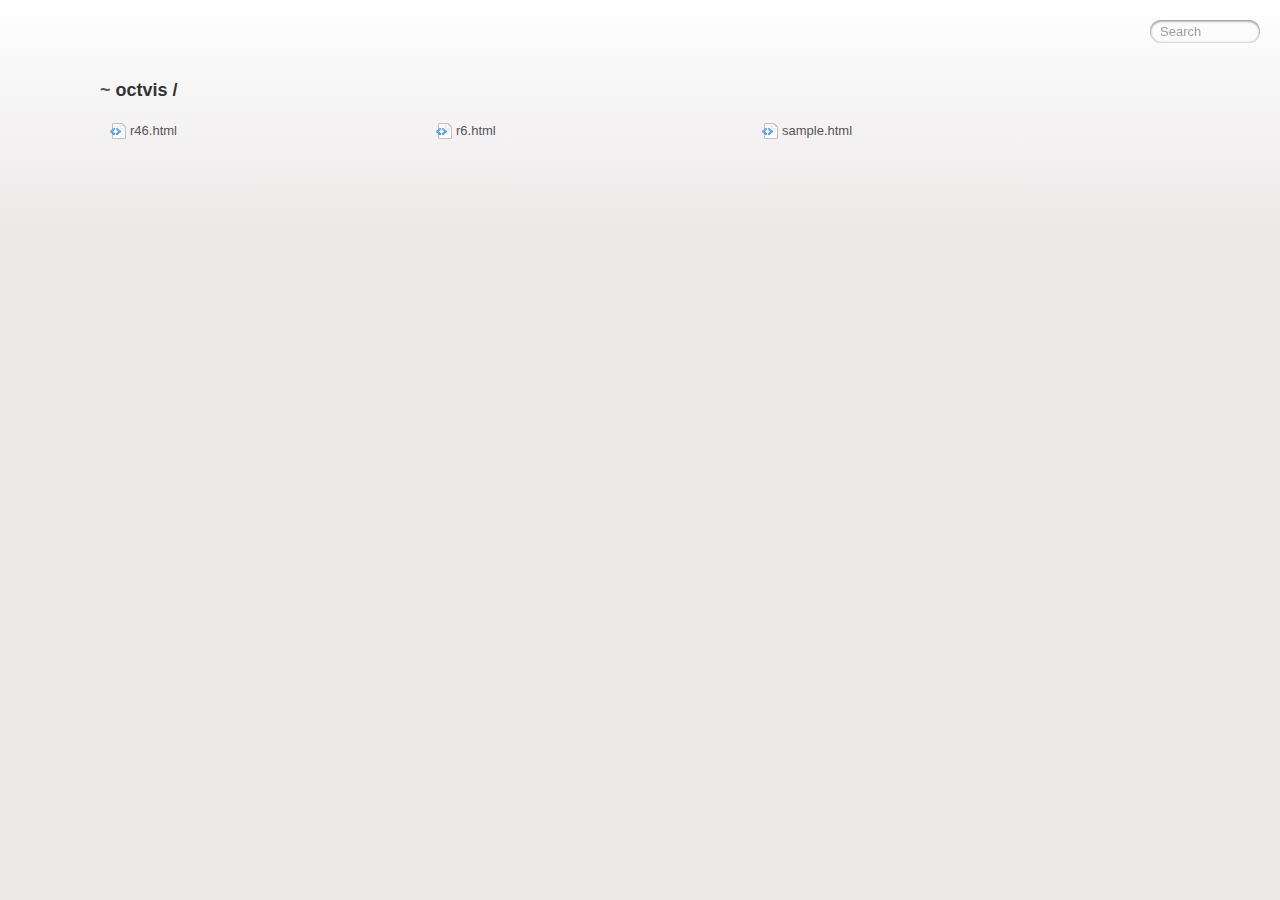
<file: index.html>
<!DOCTYPE html>
<html>
  <head>
    <meta charset='utf-8'> 
    <meta name="viewport" content="width=device-width, initial-scale=1.0, maximum-scale=1.0, user-scalable=no" />
    <title>listing directory /</title>
    <style>* {
  margin: 0;
  padding: 0;
  outline: 0;
}

body {
  padding: 80px 100px;
  font: 13px "Helvetica Neue", "Lucida Grande", "Arial";
  background: #ECE9E9 -webkit-gradient(linear, 0% 0%, 0% 100%, from(#fff), to(#ECE9E9));
  background: #ECE9E9 -moz-linear-gradient(top, #fff, #ECE9E9);
  background-repeat: no-repeat;
  color: #555;
  -webkit-font-smoothing: antialiased;
}
h1, h2, h3 {
  font-size: 22px;
  color: #343434;
}
h1 em, h2 em {
  padding: 0 5px;
  font-weight: normal;
}
h1 {
  font-size: 60px;
}
h2 {
  margin-top: 10px;
}
h3 {
  margin: 5px 0 10px 0;
  padding-bottom: 5px;
  border-bottom: 1px solid #eee;
  font-size: 18px;
}
ul li {
  list-style: none;
}
ul li:hover {
  cursor: pointer;
  color: #2e2e2e;
}
ul li .path {
  padding-left: 5px;
  font-weight: bold;
}
ul li .line {
  padding-right: 5px;
  font-style: italic;
}
ul li:first-child .path {
  padding-left: 0;
}
p {
  line-height: 1.5;
}
a {
  color: #555;
  text-decoration: none;
}
a:hover {
  color: #303030;
}
#stacktrace {
  margin-top: 15px;
}
.directory h1 {
  margin-bottom: 15px;
  font-size: 18px;
}
ul#files {
  width: 100%;
  height: 100%;
  overflow: hidden;
}
ul#files li {
  float: left;
  width: 30%;
  line-height: 25px;
  margin: 1px;
}
ul#files li a {
  display: block;
  height: 25px;
  border: 1px solid transparent;
  -webkit-border-radius: 5px;
  -moz-border-radius: 5px;
  border-radius: 5px;
  overflow: hidden;
  white-space: nowrap;
}
ul#files li a:focus,
ul#files li a:hover {
  background: rgba(255,255,255,0.65);
  border: 1px solid #ececec;
}
ul#files li a.highlight {
  -webkit-transition: background .4s ease-in-out;
  background: #ffff4f;
  border-color: #E9DC51;
}
#search {
  display: block;
  position: fixed;
  top: 20px;
  right: 20px;
  width: 90px;
  -webkit-transition: width ease 0.2s, opacity ease 0.4s;
  -moz-transition: width ease 0.2s, opacity ease 0.4s;
  -webkit-border-radius: 32px;
  -moz-border-radius: 32px;
  -webkit-box-shadow: inset 0px 0px 3px rgba(0, 0, 0, 0.25), inset 0px 1px 3px rgba(0, 0, 0, 0.7), 0px 1px 0px rgba(255, 255, 255, 0.03);
  -moz-box-shadow: inset 0px 0px 3px rgba(0, 0, 0, 0.25), inset 0px 1px 3px rgba(0, 0, 0, 0.7), 0px 1px 0px rgba(255, 255, 255, 0.03);
  -webkit-font-smoothing: antialiased;
  text-align: left;
  font: 13px "Helvetica Neue", Arial, sans-serif;
  padding: 4px 10px;
  border: none;
  background: transparent;
  margin-bottom: 0;
  outline: none;
  opacity: 0.7;
  color: #888;
}
#search:focus {
  width: 120px;
  opacity: 1.0; 
}

/*views*/
#files span {
  display: inline-block;
  overflow: hidden;
  text-overflow: ellipsis;
  text-indent: 10px;
}
#files .name {
  background-repeat: no-repeat;
}
#files .icon .name {
  text-indent: 28px;
}

/*tiles*/
.view-tiles .name {
  width: 100%;
  background-position: 8px 5px;
}
.view-tiles .size,
.view-tiles .date {
  display: none;
}

/*details*/
ul#files.view-details li {
  float: none;
  display: block;
  width: 90%;
}
ul#files.view-details li.header {
  height: 25px;
  background: #000;
  color: #fff;
  font-weight: bold;
}
.view-details .header {
  border-radius: 5px;
}
.view-details .name {
  width: 60%;
  background-position: 8px 5px;
}
.view-details .size {
  width: 10%;
}
.view-details .date {
  width: 30%;
}
.view-details .size,
.view-details .date {
  text-align: right;
  direction: rtl;
}

/*mobile*/
@media (max-width: 768px) {
  body {
    font-size: 13px;
    line-height: 16px;
    padding: 0;
  }
  #search {
    position: static;
    width: 100%;
    font-size: 2em;
    line-height: 1.8em;
    text-indent: 10px;
    border: 0;
    border-radius: 0;
    padding: 10px 0;
    margin: 0;
  }
  #search:focus {
    width: 100%;
    border: 0;
    opacity: 1;
  }
  .directory h1 {
    font-size: 2em;
    line-height: 1.5em;
    color: #fff;
    background: #000;
    padding: 15px 10px;
    margin: 0;
  }
  ul#files {
    border-top: 1px solid #cacaca;
  }
  ul#files li {
    float: none;
    width: auto !important;
    display: block;
    border-bottom: 1px solid #cacaca;
    font-size: 2em;
    line-height: 1.2em;
    text-indent: 0;
    margin: 0;
  }
  ul#files li:nth-child(odd) {
    background: #e0e0e0;
  }
  ul#files li a {
    height: auto;
    border: 0;
    border-radius: 0;
    padding: 15px 10px;
  }
  ul#files li a:focus,
  ul#files li a:hover {
    border: 0;
  }
  #files .header,
  #files .size,
  #files .date {
    display: none !important;
  }
  #files .name {
    float: none;
    display: inline-block;
    width: 100%;
    text-indent: 0;
    background-position: 0 50%;
  }
  #files .icon .name {
    text-indent: 41px;
  }
}
#files .icon-directory .name {
  background-image: url([data-uri]);
}
#files .icon-text-html .name {
  background-image: url([data-uri]);
}
</style>
    <script>
      function $(id){
        var el = 'string' == typeof id
          ? document.getElementById(id)
          : id;

        el.on = function(event, fn){
          if ('content loaded' == event) {
            event = window.attachEvent ? "load" : "DOMContentLoaded";
          }
          el.addEventListener
            ? el.addEventListener(event, fn, false)
            : el.attachEvent("on" + event, fn);
        };

        el.all = function(selector){
          return $(el.querySelectorAll(selector));
        };

        el.each = function(fn){
          for (var i = 0, len = el.length; i < len; ++i) {
            fn($(el[i]), i);
          }
        };

        el.getClasses = function(){
          return this.getAttribute('class').split(/\s+/);
        };

        el.addClass = function(name){
          var classes = this.getAttribute('class');
          el.setAttribute('class', classes
            ? classes + ' ' + name
            : name);
        };

        el.removeClass = function(name){
          var classes = this.getClasses().filter(function(curr){
            return curr != name;
          });
          this.setAttribute('class', classes.join(' '));
        };

        return el;
      }

      function search() {
        var str = $('search').value.toLowerCase();
        var links = $('files').all('a');

        links.each(function(link){
          var text = link.textContent.toLowerCase();

          if ('..' == text) return;
          if (str.length && ~text.indexOf(str)) {
            link.addClass('highlight');
          } else {
            link.removeClass('highlight');
          }
        });
      }

      $(window).on('content loaded', function(){
        $('search').on('keyup', search);
      });
    </script>
  </head>
  <body class="directory">
    <input id="search" type="text" placeholder="Search" autocomplete="off" />
    <div id="wrapper">
      <h1><a href="./">~</a> octvis / </h1>
      <ul id="files" class="view-tiles">
        <!-- <li><a href="/css" class="icon icon-directory" title="css"><span class="name">css</span><span class="size"></span><span class="date">3/13/2019 2:23:25 AM</span></a></li> -->
        <!-- <li><a href="/data" class="icon icon-directory" title="data"><span class="name">data</span><span class="size"></span><span class="date">5/1/2019 9:27:22 AM</span></a></li> -->
        <!-- <li><a href="/js" class="icon icon-directory" title="js"><span class="name">js</span><span class="size"></span><span class="date">4/2/2019 9:10:14 PM</span></a></li> -->
        <!-- <li><a href="/indexold.html" class="icon icon icon-html icon-text-html" title="indexold.html"><span class="name">indexold.html</span><span class="size">10675</span><span class="date">5/1/2019 9:26:04 AM</span></a></li> -->
        <li><a href="./r46.html" class="icon icon icon-html icon-text-html" title="r46.html"><span class="name">r46.html</span><span class="size">320</span><span class="date">4/23/2019 4:22:48 AM</span></a></li>
        <li><a href="./r6.html" class="icon icon icon-html icon-text-html" title="r6.html"><span class="name">r6.html</span><span class="size">319</span><span class="date">4/22/2019 7:20:12 PM</span></a></li>
        <li><a href="./sample.html" class="icon icon icon-html icon-text-html" title="sample.html"><span class="name">sample.html</span><span class="size">323</span><span class="date">4/2/2019 8:47:38 PM</span></a></li></ul>
      <!-- <ul id="files" class="view-tiles"> -->
<!-- <li><a href="/css" class="icon icon-directory" title="css"><span class="name">css</span><span class="size"></span><span class="date">3/13/2019 2:23:25 AM</span></a></li> -->
<!-- <li><a href="/data" class="icon icon-directory" title="data"><span class="name">data</span><span class="size"></span><span class="date">4/2/2019 8:45:38 PM</span></a></li>
<li><a href="/js" class="icon icon-directory" title="js"><span class="name">js</span><span class="size"></span><span class="date">4/2/2019 8:45:29 PM</span></a></li> -->
<!-- <li><a href="./cancer10.html" class="icon icon icon-html icon-text-html" title="cancer10.html"><span class="name">cancer10.html</span><span class="size">320</span><span class="date">4/2/2019 8:47:07 PM</span></a></li>
<li><a href="./cancer5.html" class="icon icon icon-html icon-text-html" title="cancer5.html"><span class="name">cancer5.html</span><span class="size">319</span><span class="date">4/2/2019 8:46:57 PM</span></a></li>
<li><a href="./k1.html" class="icon icon icon-html icon-text-html" title="k1.html"><span class="name">k1.html</span><span class="size">319</span><span class="date">4/2/2019 8:47:14 PM</span></a></li>
<li><a href="./k2.html" class="icon icon icon-html icon-text-html" title="k2.html"><span class="name">k2.html</span><span class="size">319</span><span class="date">4/2/2019 8:47:20 PM</span></a></li>
<li><a href="./k3_10.html" class="icon icon icon-html icon-text-html" title="k3_10.html"><span class="name">k3_10.html</span><span class="size">322</span><span class="date">4/2/2019 8:47:26 PM</span></a></li>
<li><a href="./k3.html" class="icon icon icon-html icon-text-html" title="k3.html"><span class="name">k3.html</span><span class="size">319</span><span class="date">4/2/2019 8:47:30 PM</span></a></li>
<li><a href="./sample.html" class="icon icon icon-html icon-text-html" title="sample.html"><span class="name">sample.html</span><span class="size">323</span><span class="date">4/2/2019 8:47:38 PM</span></a></li></ul> -->
    </div>
  </body>
</html>
</file>
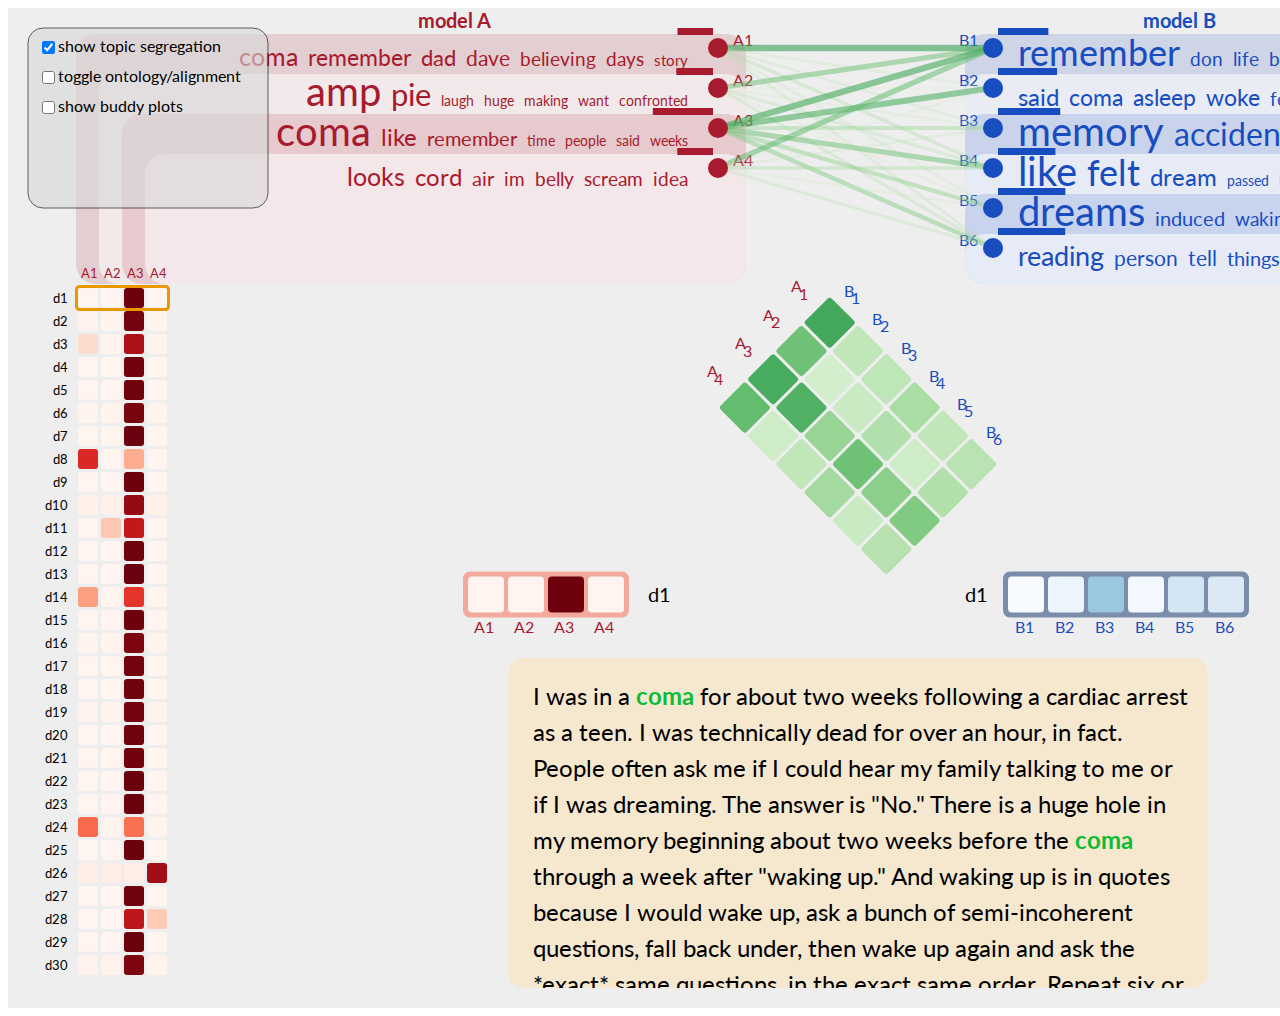
<file: r46.html>
<html>
    <meta charset="utf-8">
    <head>
        <link rel="stylesheet" href="css/main.css">
    </head>
    <body>
        <script src="js/lib/d3.js"></script>
        <script src="js/load.js"></script>
        <script src="js/main.js"></script>
        <script>main(datasets.r46)</script>
    </body>
</html>
</file>
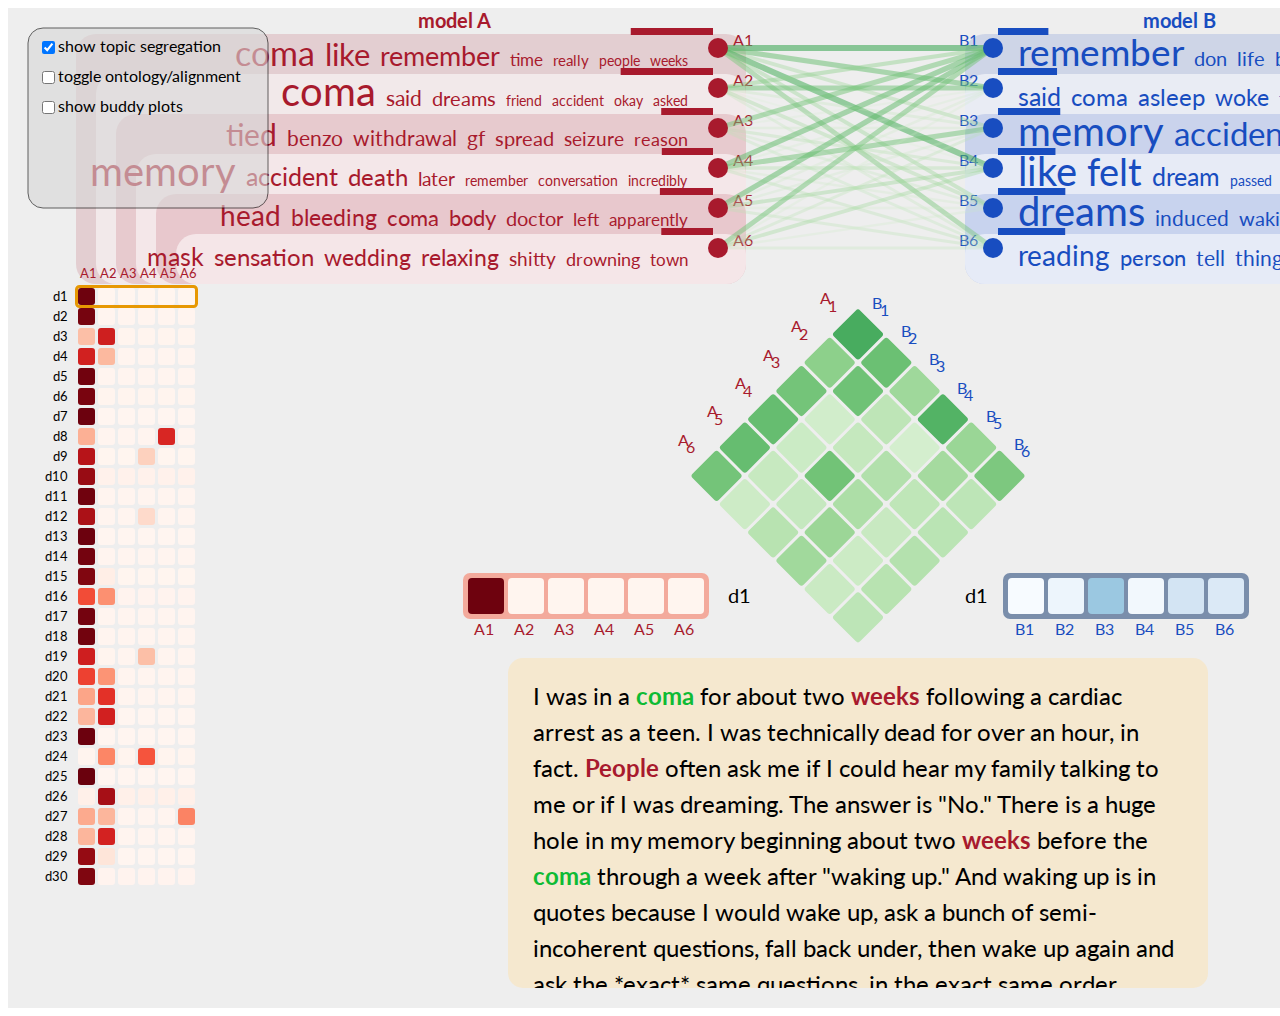
<file: r6.html>
<html>
    <meta charset="utf-8">
    <head>
        <link rel="stylesheet" href="css/main.css">
    </head>
    <body>
        <script src="js/lib/d3.js"></script>
        <script src="js/load.js"></script>
        <script src="js/main.js"></script>
        <script>main(datasets.r6)</script>
    </body>
</html>
</file>
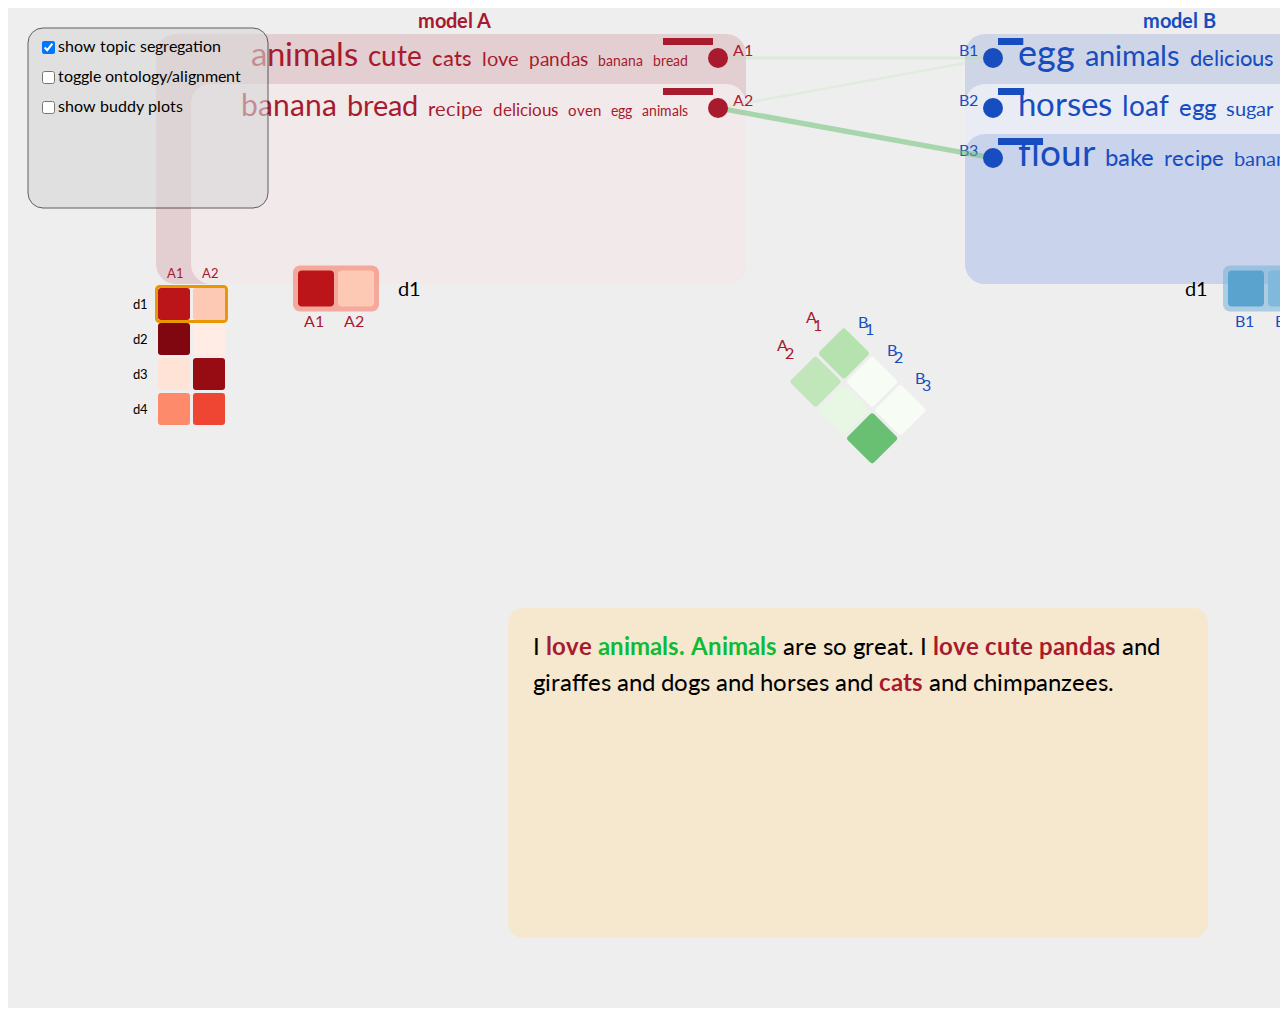
<file: sample.html>
<html>
    <meta charset="utf-8">
    <head>
        <link rel="stylesheet" href="css/main.css">
    </head>
    <body>
        <script src="js/lib/d3.js"></script>
        <script src="js/load.js"></script>
        <script src="js/main.js"></script>
        <script>main(datasets.sample)</script>
    </body>
</html>
</file>
<file: css/main.css>
@import url("https://fonts.googleapis.com/css?family=Lato");
* {
  -webkit-font-smoothing: antialiased;
  -moz-osx-font-smoothing: grayscale;
  font-family: 'Lato', sans-serif;
}

#bg {
  fill: #eee;
}

.nodes circle {
  r: 10;
}

#controls rect {
  fill: #d8d8d8;
  stroke: black;
  opacity: 0.6;
}

#doctext rect {
  fill: #f5e8cf;
}

#doctext .fo {
  overflow: auto;
  padding: 20px 20px 20px 25px;
  font-size: 24px;
  line-height: 1.5em;
  /* TODO: add custom scrollbar in case invisible: https://codepen.io/GhostRider/pen/GHaFw */
  /* works fine by default on win chrome, invisible on mac chrome */
}

text.center {
  alignment-baseline: middle;
  text-anchor: middle;
}

#doctext .fo .A-10.B-0 {
  font-weight: bold;
  color: #a81a2d;
}

#doctext .fo .A-0.B-10 {
  font-weight: bold;
  color: #184dc0;
}

#doctext .fo .A-10.B-10 {
  font-weight: bold;
  color: #0ebb34;
}

.heatmap .cell text {
  pointer-events: none;
}

.heatmap .highlight {
  pointer-events: all;
  fill: none;
  /* stroke: rgb(3, 75, 231) */
}

.ontology.node rect {
  fill: #ffdac2;
  stroke: #642b08;
}

.ontology.node text {
  fill: #642b08;
}

.notouch {
  pointer-events: none;
}

.noselect {
  -webkit-touch-callout: none;
  /* iOS Safari */
  -webkit-user-select: none;
  /* Safari */
  /* Konqueror HTML */
  -moz-user-select: none;
  /* Firefox */
  -ms-user-select: none;
  /* Internet Explorer/Edge */
  user-select: none;
  /* Non-prefixed version, currently
                                  supported by Chrome and Opera */
}
/*# sourceMappingURL=main.css.map */
</file>
